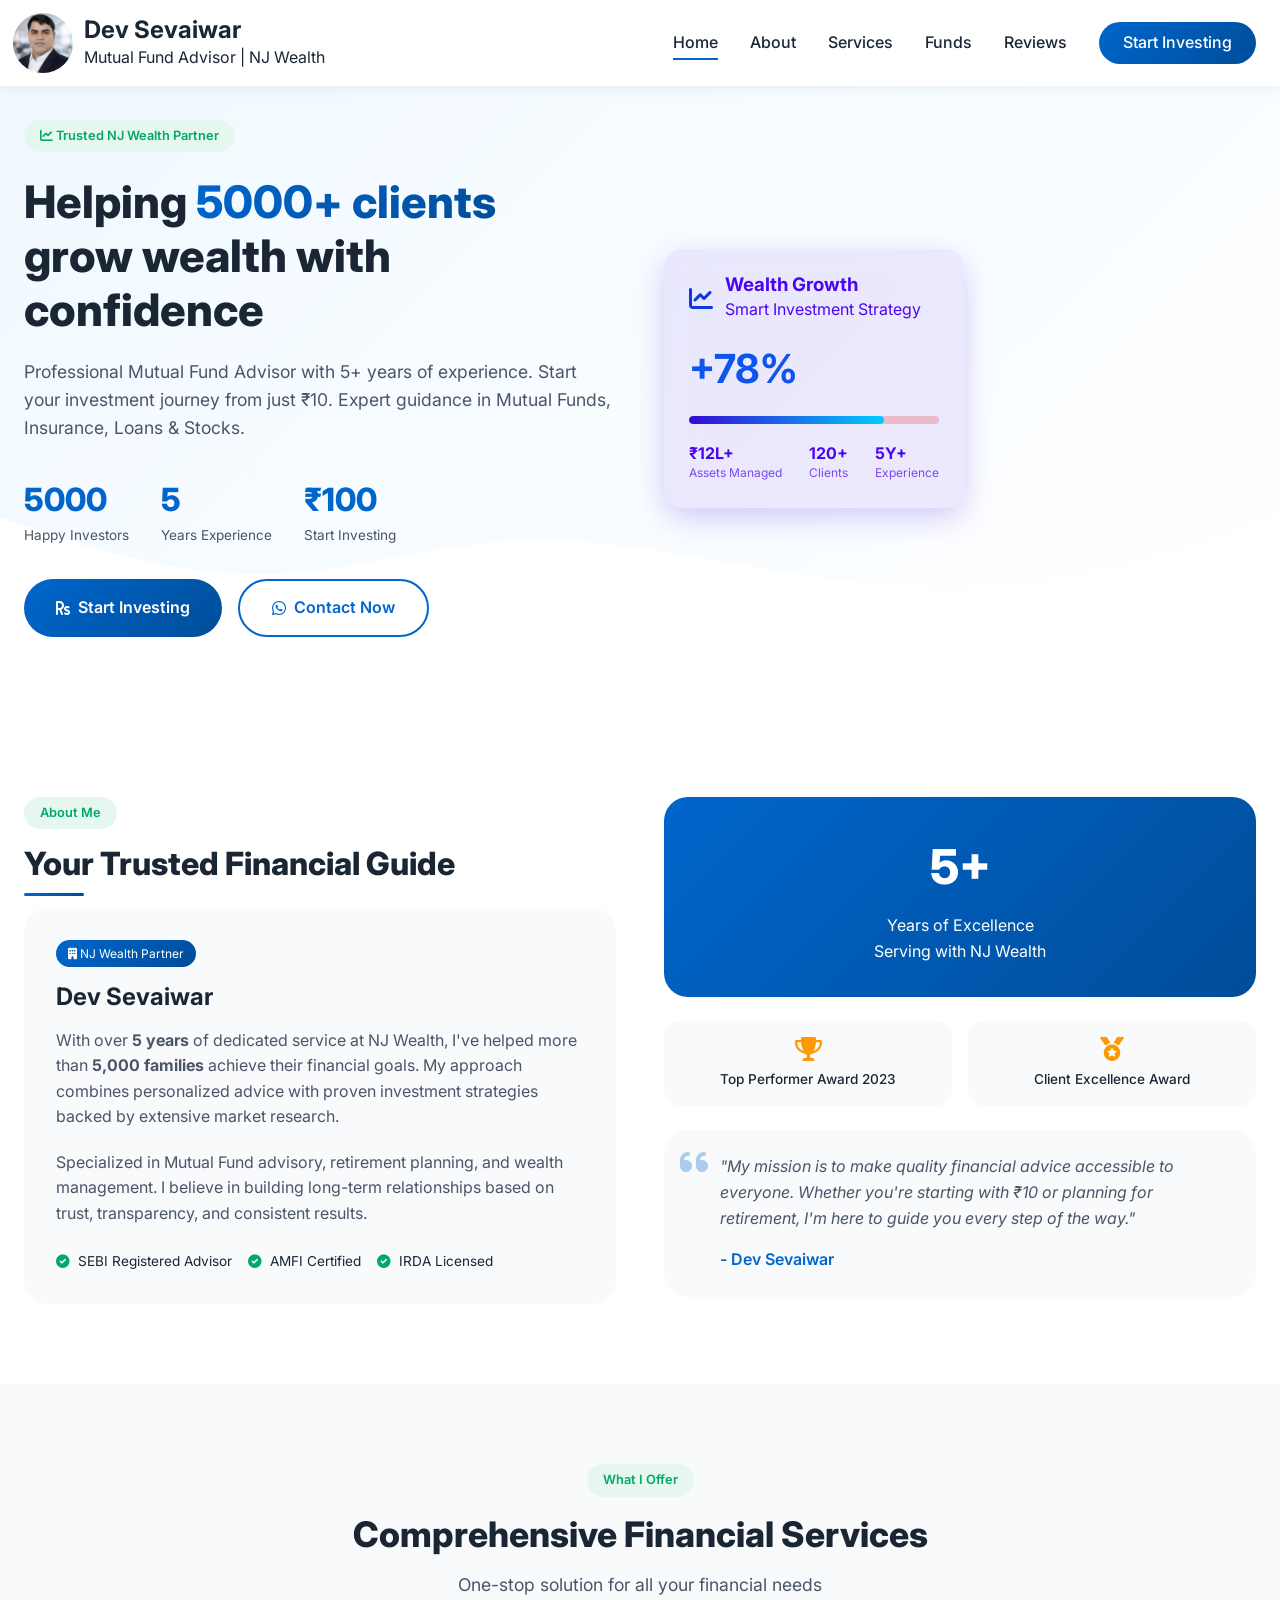
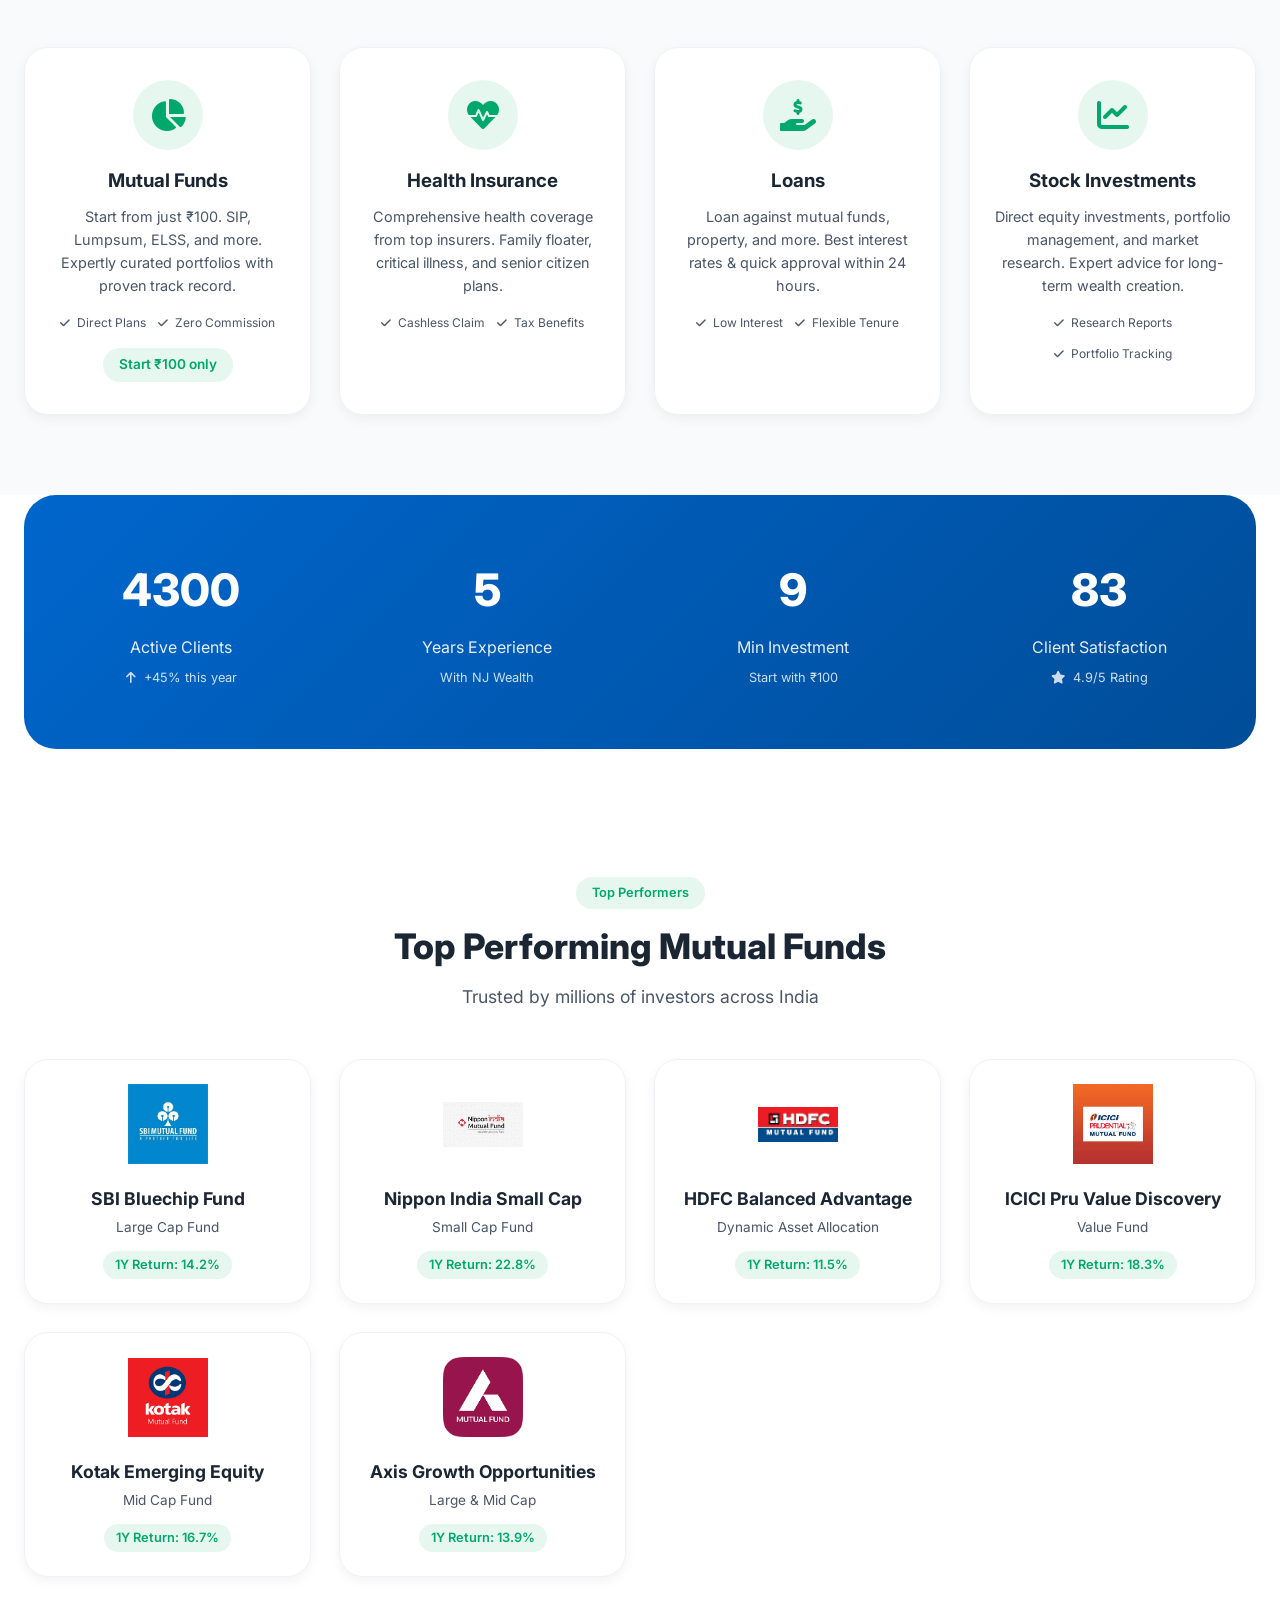
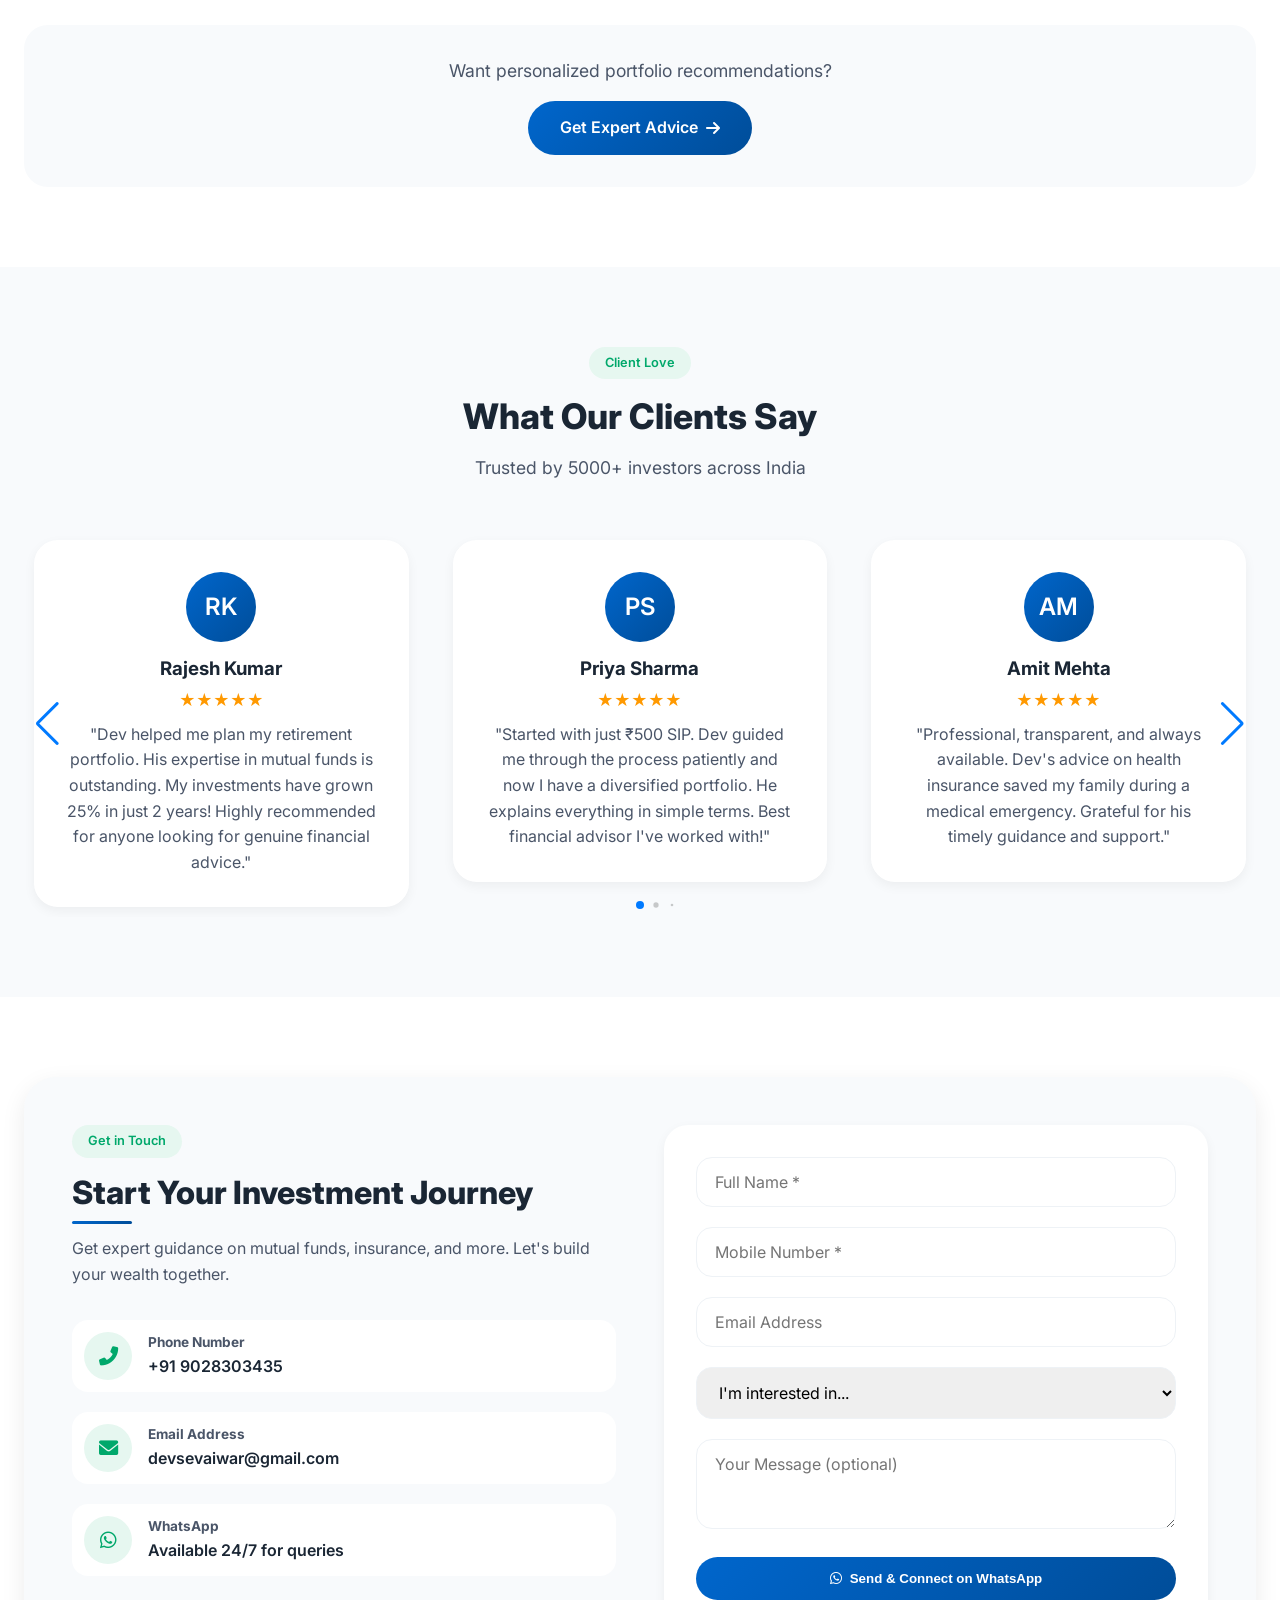
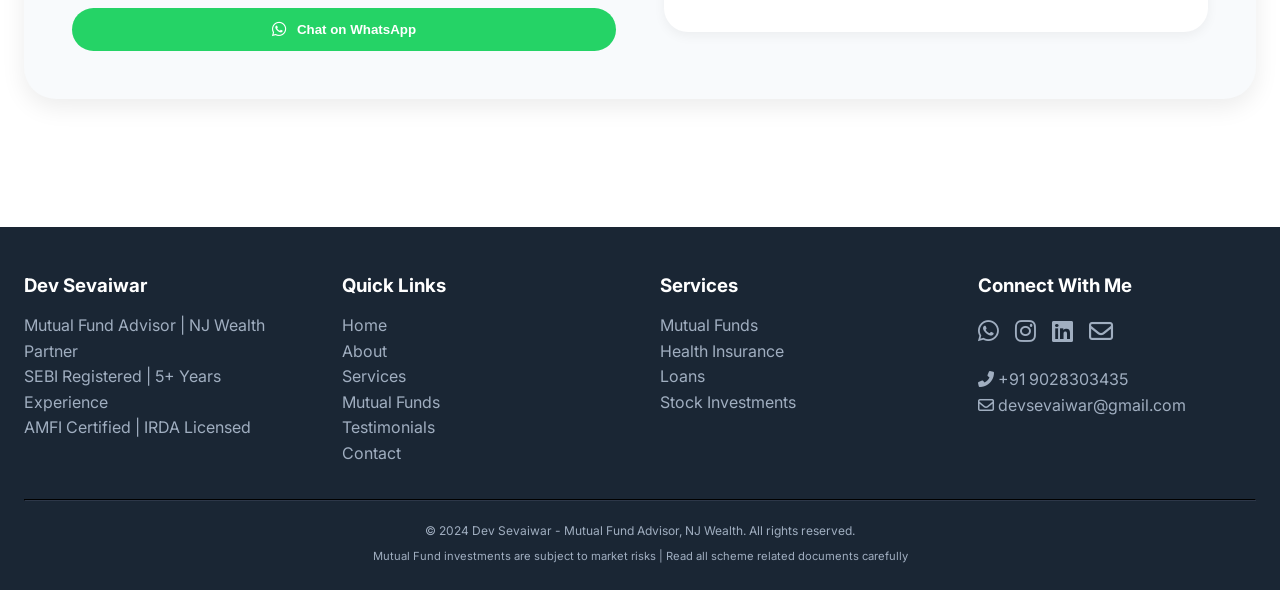
<file: index.html>
<!DOCTYPE html>
<html lang="en">
<head>
    <meta charset="UTF-8">
    <meta name="viewport" content="width=device-width, initial-scale=1.0, viewport-fit=cover">
    <meta name="description" content="Dev Sevaiwar - Professional Mutual Fund Advisor at NJ Wealth. 5000+ happy clients, 5+ years experience. Expert in Mutual Funds, Insurance, Loans & Stock Investments.">
    <meta name="keywords" content="Mutual Fund Advisor, NJ Wealth, Investment Advisor, Financial Planner, SIP, Health Insurance, Dev Sevaiwar">
    <meta name="author" content="Dev Sevaiwar">
    <meta name="robots" content="index, follow">
    <meta name="theme-color" content="#0066CC">
    
    <!-- Open Graph / Social Media Meta Tags -->
    <meta property="og:title" content="Dev Sevaiwar | Mutual Fund Advisor - NJ Wealth">
    <meta property="og:description" content="Helping 5000+ clients grow wealth with confidence. Start investing from just ₹100.">
    <meta property="og:type" content="website">
    <meta property="og:image" content="images\profile\dev-profile.jpg">
    
    <title>Dev Sevaiwar | Mutual Fund Advisor - NJ Wealth | 5000+ Happy Investors</title>
    
    <!-- Preconnect for Faster Loading -->
    <link rel="preconnect" href="https://fonts.googleapis.com">
    <link rel="preconnect" href="https://fonts.gstatic.com" crossorigin>
    <link rel="preconnect" href="https://cdnjs.cloudflare.com">
    
    <!-- CSS Files -->
    <link rel="stylesheet" href="assets/css/style.css">
    <link rel="stylesheet" href="assets/css/responsive.css">
    
    <!-- External Libraries -->
    <link href="https://fonts.googleapis.com/css2?family=Inter:opsz,wght@14..32,300;400;500;600;700;800&display=swap" rel="stylesheet">
    <link rel="stylesheet" href="https://cdnjs.cloudflare.com/ajax/libs/font-awesome/6.0.0-beta3/css/all.min.css">
    <link href="https://unpkg.com/aos@2.3.1/dist/aos.css" rel="stylesheet">
    <link rel="stylesheet" href="https://cdn.jsdelivr.net/npm/swiper@11/swiper-bundle.min.css" />
    
    <!-- Favicon -->
    <link rel="icon" type="image/x-icon" href="data:image/svg+xml,<svg xmlns='http://www.w3.org/2000/svg' viewBox='0 0 100 100'><text y='.9em' font-size='90'>💰</text></svg>">
</head>
<body>
    
    <!-- Header Component Loader -->
    <div id="header"></div>
    
    <main>
        <!-- Hero Section -->
        <section id="home" class="hero">
            <div class="hero-container">
                <div class="hero-content" data-aos="fade-right" data-aos-duration="1000">
                    <div class="hero-badge">
                        <i class="fas fa-chart-line"></i> Trusted NJ Wealth Partner
                    </div>
                    <h1 class="hero-title">
                        Helping <span class="gradient-text">5000+ clients</span><br>
                        grow wealth with confidence
                    </h1>
                    <p class="hero-description">
                        Professional Mutual Fund Advisor with 5+ years of experience. Start your investment journey from just ₹10. 
                        Expert guidance in Mutual Funds, Insurance, Loans & Stocks.
                    </p>
                    <div class="hero-stats">
                        <div class="stat-card" data-aos="fade-up" data-aos-delay="100">
                            <div class="stat-number counter" data-target="5000">0</div>
                            <div class="stat-label">Happy Investors</div>
                        </div>
                        <div class="stat-card" data-aos="fade-up" data-aos-delay="200">
                            <div class="stat-number counter" data-target="5">0</div>
                            <div class="stat-label">Years Experience</div>
                        </div>
                        <div class="stat-card" data-aos="fade-up" data-aos-delay="300">
                            <div class="stat-number">₹100</div>
                            <div class="stat-label">Start Investing</div>
                        </div>
                    </div>
                    <div class="hero-buttons" data-aos="fade-up" data-aos-delay="400">
                        <a href="#contact" class="btn-primary btn-glow">
                            <i class="fas fa-rupee-sign"></i> Start Investing
                        </a>
                        <a href="https://wa.me/919302163501?text=Hello%20Dev%2C%20I%20want%20to%20start%20investing" 
                           target="_blank" class="btn-outline">
                            <i class="fab fa-whatsapp"></i> Contact Now
                        </a>
                    </div>
                </div>
                <div class="hero-visual" data-aos="fade-left" data-aos-duration="1000">
    
        <div class="finance-card">
            
            <!-- Header -->
            <div class="card-header">
                <i class="fas fa-chart-line"></i>
                <div>
                    <h3>Wealth Growth</h3>
                    <p>Smart Investment Strategy</p>
                </div>
            </div>

                <!-- Big Number -->
                <div class="card-value">
                    +78%
                </div>

                <!-- Progress -->
                <div class="progress-section">
                    <div class="progress-bar">
                        <div class="progress-fill" style="width: 78%"></div>
                    </div>
                </div>

                    <!-- Stats -->
                    <div class="card-stats">
                        <div>
                            <h4>₹12L+</h4>
                            <p>Assets Managed</p>
                        </div>
                        <div>
                            <h4>120+</h4>
                            <p>Clients</p>
                        </div>
                        <div>
                            <h4>5Y+</h4>
                            <p>Experience</p>
                        </div>
                    </div>

                </div>
            </div>
        </div>
            <div class="hero-wave">
                <svg xmlns="http://www.w3.org/2000/svg" viewBox="0 0 1440 320">
                    <path fill="#ffffff" fill-opacity="1" d="M0,96L48,112C96,128,192,160,288,160C384,160,480,128,576,122.7C672,117,768,139,864,154.7C960,171,1056,181,1152,170.7C1248,160,1344,128,1392,112L1440,96L1440,320L1392,320C1344,320,1248,320,1152,320C1056,320,960,320,864,320C768,320,672,320,576,320C480,320,384,320,288,320C192,320,96,320,48,320L0,320Z"></path>
                </svg>
            </div>
        </section>

        <!-- About Section -->
        <section id="about" class="section about-section">
            <div class="section-container">
                <div class="about-grid">
                    <div class="about-content" data-aos="fade-right">
                        <div class="section-badge">About Me</div>
                        <h2 class="section-title-left">Your Trusted Financial Guide</h2>
                        <div class="about-card">
                            <div class="nj-badge">
                                <i class="fas fa-building"></i> NJ Wealth Partner
                            </div>
                            <h3>Dev Sevaiwar</h3>
                            <p class="about-text">
                                With over <strong>5 years</strong> of dedicated service at NJ Wealth, I've helped more than 
                                <strong>5,000 families</strong> achieve their financial goals. My approach combines personalized 
                                advice with proven investment strategies backed by extensive market research.
                            </p>
                            <p class="about-text">
                                Specialized in Mutual Fund advisory, retirement planning, and wealth management. I believe in 
                                building long-term relationships based on trust, transparency, and consistent results.
                            </p>
                            <div class="trust-badges">
                                <div class="trust-badge">
                                    <i class="fas fa-check-circle"></i>
                                    <span>SEBI Registered Advisor</span>
                                </div>
                                <div class="trust-badge">
                                    <i class="fas fa-check-circle"></i>
                                    <span>AMFI Certified</span>
                                </div>
                                <div class="trust-badge">
                                    <i class="fas fa-check-circle"></i>
                                    <span>IRDA Licensed</span>
                                </div>
                            </div>
                        </div>
                    </div>
                    <div class="about-stats" data-aos="fade-left">
                        <div class="experience-card">
                            <div class="exp-number">5+</div>
                            <div class="exp-label">Years of Excellence</div>
                            <div class="exp-detail">Serving with NJ Wealth</div>
                        </div>
                        <div class="achievement-grid">
                            <div class="achievement-item">
                                <i class="fas fa-trophy"></i>
                                <div class="achievement-text">Top Performer Award 2023</div>
                            </div>
                            <div class="achievement-item">
                                <i class="fas fa-medal"></i>
                                <div class="achievement-text">Client Excellence Award</div>
                            </div>
                        </div>
                        <div class="quote-card">
                            <i class="fas fa-quote-left"></i>
                            <p>"My mission is to make quality financial advice accessible to everyone. Whether you're starting with ₹10 or planning for retirement, I'm here to guide you every step of the way."</p>
                            <div class="quote-author">- Dev Sevaiwar</div>
                        </div>
                    </div>
                </div>
            </div>
        </section>

        <!-- Services Section -->
        <section id="services" class="section services-section">
            <div class="section-container">
                <div class="section-header" data-aos="fade-up">
                    <div class="section-badge">What I Offer</div>
                    <h2 class="section-title">Comprehensive Financial Services</h2>
                    <p class="section-subtitle">One-stop solution for all your financial needs</p>
                </div>
                <div class="services-grid">
                    <div class="service-card" data-aos="fade-up" data-aos-delay="100">
                        <div class="service-icon">
                            <i class="fas fa-chart-pie"></i>
                        </div>
                        <h3>Mutual Funds</h3>
                        <p>Start from just ₹100. SIP, Lumpsum, ELSS, and more. Expertly curated portfolios with proven track record.</p>
                        <div class="service-features">
                            <span><i class="fas fa-check"></i> Direct Plans</span>
                            <span><i class="fas fa-check"></i> Zero Commission</span>
                        </div>
                        <div class="price-tag">Start ₹100 only</div>
                    </div>
                    <div class="service-card" data-aos="fade-up" data-aos-delay="200">
                        <div class="service-icon">
                            <i class="fas fa-heartbeat"></i>
                        </div>
                        <h3>Health Insurance</h3>
                        <p>Comprehensive health coverage from top insurers. Family floater, critical illness, and senior citizen plans.</p>
                        <div class="service-features">
                            <span><i class="fas fa-check"></i> Cashless Claim</span>
                            <span><i class="fas fa-check"></i> Tax Benefits</span>
                        </div>
                    </div>
                    <div class="service-card" data-aos="fade-up" data-aos-delay="300">
                        <div class="service-icon">
                            <i class="fas fa-hand-holding-usd"></i>
                        </div>
                        <h3>Loans</h3>
                        <p>Loan against mutual funds, property, and more. Best interest rates & quick approval within 24 hours.</p>
                        <div class="service-features">
                            <span><i class="fas fa-check"></i> Low Interest</span>
                            <span><i class="fas fa-check"></i> Flexible Tenure</span>
                        </div>
                    </div>
                    <div class="service-card" data-aos="fade-up" data-aos-delay="400">
                        <div class="service-icon">
                            <i class="fas fa-chart-line"></i>
                        </div>
                        <h3>Stock Investments</h3>
                        <p>Direct equity investments, portfolio management, and market research. Expert advice for long-term wealth creation.</p>
                        <div class="service-features">
                            <span><i class="fas fa-check"></i> Research Reports</span>
                            <span><i class="fas fa-check"></i> Portfolio Tracking</span>
                        </div>
                    </div>
                </div>
            </div>
        </section>

        <!-- Stats Section -->
        <div class="stats-section" data-aos="zoom-in">
            <div class="stats-container">
                <div class="stats-grid">
                    <div class="stats-item">
                        <div class="stats-number counter" data-target="5000">0</div>
                        <div class="stats-label">Active Clients</div>
                        <div class="stats-trend"><i class="fas fa-arrow-up"></i> +45% this year</div>
                    </div>
                    <div class="stats-item">
                        <div class="stats-number counter" data-target="5">0</div>
                        <div class="stats-label">Years Experience</div>
                        <div class="stats-trend">With NJ Wealth</div>
                    </div>
                    <div class="stats-item">
                        <div class="stats-number counter" data-target="10">0</div>
                        <div class="stats-label">Min Investment</div>
                        <div class="stats-trend">Start with ₹100</div>
                    </div>
                    <div class="stats-item">
                        <div class="stats-number counter" data-target="98">0</div>
                        <div class="stats-label">Client Satisfaction</div>
                        <div class="stats-trend"><i class="fas fa-star"></i> 4.9/5 Rating</div>
                    </div>
                </div>
            </div>
        </div>

        <!-- Mutual Funds Section -->
        <section id="funds" class="section funds-section">
            <div class="section-container">
                <div class="section-header" data-aos="fade-up">
                    <div class="section-badge">Top Performers</div>
                    <h2 class="section-title">Top Performing Mutual Funds</h2>
                    <p class="section-subtitle">Trusted by millions of investors across India</p>
                </div>
                <div class="funds-grid" id="fundsGrid"></div>
                <div class="funds-cta" data-aos="fade-up">
                    <p>Want personalized portfolio recommendations?</p>
                    <a href="#contact" class="btn-primary">Get Expert Advice <i class="fas fa-arrow-right"></i></a>
                </div>
            </div>
        </section>

        <!-- Testimonials Section -->
        <section id="testimonials" class="section testimonials-section">
            <div class="section-container">
                <div class="section-header" data-aos="fade-up">
                    <div class="section-badge">Client Love</div>
                    <h2 class="section-title">What Our Clients Say</h2>
                    <p class="section-subtitle">Trusted by 5000+ investors across India</p>
                </div>
                <div class="swiper testimonials-swiper" data-aos="fade-up">
                    <div class="swiper-wrapper" id="testimonialsWrapper"></div>
                    <div class="swiper-pagination"></div>
                    <div class="swiper-button-next"></div>
                    <div class="swiper-button-prev"></div>
                </div>
            </div>
        </section>

        <!-- Contact Section -->
        <section id="contact" class="section contact-section">
            <div class="section-container">
                <div class="contact-grid" data-aos="fade-up">
                    <div class="contact-info">
                        <div class="section-badge">Get in Touch</div>
                        <h2 class="section-title-left">Start Your Investment Journey</h2>
                        <p>Get expert guidance on mutual funds, insurance, and more. Let's build your wealth together.</p>
                        <div class="contact-details">
                            <div class="contact-item">
                                <div class="contact-icon"><i class="fas fa-phone-alt"></i></div>
                                <div class="contact-text">
                                    <strong>Phone Number</strong>
                                    <span>+91 9028303435</span>
                                </div>
                            </div>
                            <div class="contact-item">
                                <div class="contact-icon"><i class="fas fa-envelope"></i></div>
                                <div class="contact-text">
                                    <strong>Email Address</strong>
                                    <span>devsevaiwar@gmail.com</span>
                                </div>
                            </div>
                            <div class="contact-item">
                                <div class="contact-icon"><i class="fab fa-whatsapp"></i></div>
                                <div class="contact-text">
                                    <strong>WhatsApp</strong>
                                    <span>Available 24/7 for queries</span>
                                </div>
                            </div>
                        </div>
                        <button id="whatsappContactBtn" class="whatsapp-btn pulse-animation">
                            <i class="fab fa-whatsapp fa-lg"></i> Chat on WhatsApp
                        </button>
                    </div>
                    <div class="contact-form-wrapper">
                        <form id="contactForm" class="contact-form">
                            <div class="form-group">
                                <input type="text" id="contactName" placeholder="Full Name *" required>
                                <div class="error-message" id="nameError"></div>
                            </div>
                            <div class="form-group">
                                <input type="tel" id="contactPhone" placeholder="Mobile Number *" required>
                                <div class="error-message" id="phoneError"></div>
                            </div>
                            <div class="form-group">
                                <input type="email" id="contactEmail" placeholder="Email Address">
                                <div class="error-message" id="emailError"></div>
                            </div>
                            <div class="form-group">
                                <select id="contactInterest">
                                    <option value="">I'm interested in...</option>
                                    <option value="Mutual Funds">Mutual Funds / SIP</option>
                                    <option value="Health Insurance">Health Insurance</option>
                                    <option value="Loan Against Investment">Loan Against Investment</option>
                                    <option value="Term Insurance">Term Insurance</option>
                                    <option value="Stock Investment">Stock Investment</option>
                                </select>
                            </div>
                            <div class="form-group">
                                <textarea id="contactMsg" rows="3" placeholder="Your Message (optional)"></textarea>
                            </div>
                            <button type="button" id="submitContactBtn" class="btn-primary submit-btn">
                                <i class="fab fa-whatsapp"></i> Send & Connect on WhatsApp
                            </button>
                        </form>
                    </div>
                </div>
            </div>
        </section>
    </main>

    <!-- Footer Component Loader -->
    <div id="footer"></div>

    <!-- JavaScript Files -->
    <script src="https://unpkg.com/aos@2.3.1/dist/aos.js"></script>
    <script src="https://cdn.jsdelivr.net/npm/swiper@11/swiper-bundle.min.js"></script>
    <script src="assets/js/main.js"></script>
    <script src="assets/js/contact.js"></script>
</body>
</html>
</file>
<file: assets/css/style.css>
/* ============================================
   Global Variables & Reset
   ============================================ */
:root {
    /* Primary Colors */
    --primary-blue: #0066CC;
    --primary-dark: #004d99;
    --primary-light: #3399ff;
    --primary-gradient: linear-gradient(135deg, #0066CC, #004d99);
    
    /* Secondary Colors */
    --secondary-green: #00A86B;
    --secondary-light-green: #e6f7f0;
    --accent-orange: #FF9900;
    
    /* Neutral Colors */
    --dark: #1a2634;
    --dark-gray: #2d3e50;
    --gray: #4a5568;
    --light-gray: #f8fafc;
    --white: #ffffff;
    --border-light: #eef2f6;
    
    /* Shadows */
    --shadow-sm: 0 4px 12px rgba(0, 0, 0, 0.05);
    --shadow-md: 0 8px 24px rgba(0, 0, 0, 0.08);
    --shadow-lg: 0 16px 32px rgba(0, 0, 0, 0.12);
    --shadow-xl: 0 24px 48px rgba(0, 0, 0, 0.15);
    --shadow-glow: 0 0 20px rgba(0, 102, 204, 0.3);
    
    /* Transitions */
    --transition-fast: 0.2s ease;
    --transition: 0.3s ease;
    --transition-slow: 0.5s ease;
    
    /* Border Radius */
    --radius-sm: 12px;
    --radius-md: 16px;
    --radius-lg: 24px;
    --radius-xl: 32px;
    --radius-full: 9999px;
}

* {
    margin: 0;
    padding: 0;
    box-sizing: border-box;
}

html {
    scroll-behavior: smooth;
    scroll-padding-top: 80px;
}

body {
    font-family: 'Inter', -apple-system, BlinkMacSystemFont, sans-serif;
    color: var(--dark);
    background: var(--white);
    overflow-x: hidden;
    line-height: 1.6;
}

/* ============================================
   Typography
   ============================================ */
h1, h2, h3, h4, h5, h6 {
    font-weight: 700;
    line-height: 1.2;
}

.gradient-text {
    background: var(--primary-gradient);
    -webkit-background-clip: text;
    background-clip: text;
    color: transparent;
}

/* ============================================
   Scrollbar Styling
   ============================================ */
::-webkit-scrollbar {
    width: 10px;
}

::-webkit-scrollbar-track {
    background: var(--light-gray);
}

::-webkit-scrollbar-thumb {
    background: var(--primary-blue);
    border-radius: var(--radius-full);
}

::-webkit-scrollbar-thumb:hover {
    background: var(--primary-dark);
}

/* ============================================
   Navigation
   ============================================ */
.navbar {
    background: rgba(255, 255, 255, 0.98);
    backdrop-filter: blur(10px);
    position: fixed;
    top: 0;
    width: 100%;
    z-index: 1000;
    box-shadow: var(--shadow-sm);
    transition: var(--transition);
}

.navbar.scrolled {
    box-shadow: var(--shadow-md);
    background: rgba(255, 255, 255, 0.98);
}

.nav-container {
    max-width: 1280px;
    margin: 0 auto;
    padding: 16px 24px;
    display: flex;
    justify-content: space-between;
    align-items: center;
    flex-wrap: wrap;
    gap: 16px;
}

.logo {
    display: flex;
    align-items: center;
    gap: 12px;
    cursor: pointer;
}

.logo-circle {
    width: 48px;
    height: 48px;
    background: var(--primary-gradient);
    border-radius: 50%;
    display: flex;
    align-items: center;
    justify-content: center;
    color: white;
    font-weight: 800;
    font-size: 1.2rem;
    transition: var(--transition);
}

.logo:hover .logo-circle {
    transform: scale(1.05);
    box-shadow: var(--shadow-glow);
}

.logo-text h1 {
    font-size: 1.3rem;
    font-weight: 800;
    color: var(--dark);
}

.logo-text p {
    font-size: 0.7rem;
    color: var(--primary-blue);
    font-weight: 600;
}

.nav-links {
    display: flex;
    gap: 32px;
    align-items: center;
    flex-wrap: wrap;
}

.nav-links a {
    text-decoration: none;
    color: var(--dark);
    font-weight: 500;
    transition: var(--transition);
    position: relative;
}

.nav-links a::after {
    content: '';
    position: absolute;
    bottom: -4px;
    left: 0;
    width: 0;
    height: 2px;
    background: var(--primary-blue);
    transition: var(--transition);
}

.nav-links a:hover::after,
.nav-links a.active::after {
    width: 100%;
}

.nav-links a:hover {
    color: var(--primary-blue);
}

.nav-cta {
    background: var(--primary-gradient);
    color: white !important;
    padding: 8px 24px;
    border-radius: var(--radius-full);
}

.nav-cta::after {
    display: none;
}

.nav-cta:hover {
    transform: translateY(-2px);
    box-shadow: var(--shadow-glow);
}

/* ============================================
   Hero Section
   ============================================ */
.hero {
    background: linear-gradient(135deg, #f0f9ff 0%, #ffffff 100%);
    padding: 120px 24px 80px;
    position: relative;
    overflow: hidden;
}

.hero-container {
    max-width: 1280px;
    margin: 0 auto;
    display: grid;
    grid-template-columns: 1fr 1fr;
    gap: 48px;
    align-items: center;
    position: relative;
    z-index: 2;
}

.hero-badge {
    display: inline-block;
    background: var(--secondary-light-green);
    color: var(--secondary-green);
    padding: 6px 16px;
    border-radius: var(--radius-full);
    font-size: 0.8rem;
    font-weight: 600;
    margin-bottom: 24px;
}

.hero-title {
    font-size: 3.2rem;
    font-weight: 800;
    line-height: 1.2;
    margin-bottom: 20px;
}

.hero-description {
    font-size: 1.1rem;
    color: var(--gray);
    margin-bottom: 32px;
    line-height: 1.6;
}

.hero-stats {
    display: flex;
    gap: 32px;
    margin-bottom: 32px;
    flex-wrap: wrap;
}

.stat-card {
    text-align: left;
}

.stat-number {
    font-size: 2rem;
    font-weight: 800;
    color: var(--primary-blue);
}

.stat-label {
    font-size: 0.85rem;
    color: var(--gray);
}

.hero-buttons {
    display: flex;
    gap: 16px;
    flex-wrap: wrap;
}

.btn-primary {
    background: var(--primary-gradient);
    color: white;
    padding: 14px 32px;
    border-radius: var(--radius-full);
    text-decoration: none;
    font-weight: 600;
    transition: var(--transition);
    display: inline-flex;
    align-items: center;
    gap: 8px;
    border: none;
    cursor: pointer;
}

.btn-primary:hover {
    transform: translateY(-2px);
    box-shadow: var(--shadow-glow);
}

.btn-outline {
    border: 2px solid var(--primary-blue);
    color: var(--primary-blue);
    padding: 14px 32px;
    border-radius: var(--radius-full);
    text-decoration: none;
    font-weight: 600;
    transition: var(--transition);
    background: transparent;
    display: inline-flex;
    align-items: center;
    gap: 8px;
}

.btn-outline:hover {
    background: var(--primary-blue);
    color: white;
    transform: translateY(-2px);
}

.btn-glow {
    animation: glow 2s ease-in-out infinite;
}

@keyframes glow {
    0%, 100% {
        box-shadow: 0 0 0 0 rgba(0, 102, 204, 0.4);
    }
    50% {
        box-shadow: 0 0 0 10px rgba(0, 102, 204, 0);
    }
}

.hero-visual {
    position: relative;
}

.floating-card {
    background: var(--white);
    border-radius: var(--radius-xl);
    padding: 32px;
    text-align: center;
    box-shadow: var(--shadow-xl);
    animation: float 3s ease-in-out infinite;
}

@keyframes float {
    0%, 100% {
        transform: translateY(0);
    }
    50% {
        transform: translateY(-10px);
    }
}

.floating-icon {
    width: 80px;
    height: 80px;
    background: var(--primary-gradient);
    border-radius: 50%;
    display: flex;
    align-items: center;
    justify-content: center;
    margin: 0 auto 20px;
}

.floating-icon i {
    font-size: 2.5rem;
    color: white;
}

.growth-indicator {
    margin-top: 20px;
    text-align: left;
}

.growth-indicator span {
    font-size: 0.85rem;
    color: var(--gray);
    display: block;
    margin-bottom: 8px;
}

.progress-bar {
    height: 8px;
    background: var(--border-light);
    border-radius: var(--radius-full);
    overflow: hidden;
}

.progress-fill {
    height: 100%;
    background: var(--primary-gradient);
    border-radius: var(--radius-full);
    animation: fillProgress 1.5s ease-out;
}

@keyframes fillProgress {
    from {
        width: 0;
    }
}

.growth-value {
    margin-top: 8px;
    font-weight: 600;
    color: var(--secondary-green);
}

.hero-wave {
    position: absolute;
    bottom: 0;
    left: 0;
    width: 100%;
    line-height: 0;
}

/* ============================================
   Section Common Styles
   ============================================ */
.section {
    padding: 80px 24px;
    position: relative;
}

.section-container {
    max-width: 1280px;
    margin: 0 auto;
}

.section-header {
    text-align: center;
    margin-bottom: 48px;
}

.section-badge {
    display: inline-block;
    background: var(--secondary-light-green);
    color: var(--secondary-green);
    padding: 6px 16px;
    border-radius: var(--radius-full);
    font-size: 0.8rem;
    font-weight: 600;
    margin-bottom: 16px;
}

.section-title {
    font-size: 2.5rem;
    font-weight: 800;
    margin-bottom: 16px;
}

.section-title-left {
    font-size: 2rem;
    font-weight: 800;
    margin-bottom: 24px;
    position: relative;
}

.section-title-left::after {
    content: '';
    position: absolute;
    bottom: -12px;
    left: 0;
    width: 60px;
    height: 3px;
    background: var(--primary-gradient);
    border-radius: var(--radius-full);
}

.section-subtitle {
    color: var(--gray);
    font-size: 1.1rem;
    max-width: 600px;
    margin: 0 auto;
}

/* ============================================
   About Section
   ============================================ */
.about-section {
    background: var(--white);
}

.about-grid {
    display: grid;
    grid-template-columns: 1fr 1fr;
    gap: 48px;
    align-items: start;
}

.about-card {
    background: var(--light-gray);
    border-radius: var(--radius-lg);
    padding: 32px;
    transition: var(--transition);
}

.about-card:hover {
    transform: translateY(-4px);
    box-shadow: var(--shadow-md);
}

.nj-badge {
    background: var(--primary-gradient);
    color: white;
    padding: 4px 12px;
    border-radius: var(--radius-full);
    font-size: 0.75rem;
    display: inline-block;
    margin-bottom: 16px;
}

.about-card h3 {
    font-size: 1.5rem;
    margin-bottom: 16px;
}

.about-text {
    color: var(--gray);
    margin-bottom: 20px;
    line-height: 1.6;
}

.trust-badges {
    display: flex;
    flex-wrap: wrap;
    gap: 16px;
    margin-top: 24px;
}

.trust-badge {
    display: flex;
    align-items: center;
    gap: 8px;
    font-size: 0.85rem;
}

.trust-badge i {
    color: var(--secondary-green);
}

.experience-card {
    background: var(--primary-gradient);
    color: white;
    border-radius: var(--radius-lg);
    padding: 32px;
    text-align: center;
    margin-bottom: 24px;
}

.exp-number {
    font-size: 3rem;
    font-weight: 800;
}

.exp-label {
    font-size: 1rem;
    margin-top: 8px;
}

.achievement-grid {
    display: grid;
    grid-template-columns: 1fr 1fr;
    gap: 16px;
    margin-bottom: 24px;
}

.achievement-item {
    background: var(--light-gray);
    border-radius: var(--radius-md);
    padding: 16px;
    text-align: center;
    transition: var(--transition);
}

.achievement-item:hover {
    transform: translateY(-4px);
    box-shadow: var(--shadow-sm);
}

.achievement-item i {
    font-size: 1.5rem;
    color: var(--accent-orange);
    margin-bottom: 8px;
}

.achievement-text {
    font-size: 0.85rem;
    font-weight: 500;
}

.quote-card {
    background: var(--light-gray);
    border-radius: var(--radius-lg);
    padding: 24px;
    position: relative;
}

.quote-card i {
    font-size: 2rem;
    color: var(--primary-blue);
    opacity: 0.3;
    position: absolute;
    top: 16px;
    left: 16px;
}

.quote-card p {
    font-style: italic;
    color: var(--gray);
    margin-bottom: 16px;
    padding-left: 32px;
}

.quote-author {
    font-weight: 600;
    color: var(--primary-blue);
    padding-left: 32px;
}

/* ============================================
   Services Section
   ============================================ */
.services-section {
    background: var(--light-gray);
}

.services-grid {
    display: grid;
    grid-template-columns: repeat(auto-fit, minmax(280px, 1fr));
    gap: 28px;
}

.service-card {
    background: var(--white);
    border-radius: var(--radius-lg);
    padding: 32px 24px;
    text-align: center;
    transition: var(--transition);
    box-shadow: var(--shadow-sm);
    border: 1px solid var(--border-light);
}

.service-card:hover {
    transform: translateY(-8px);
    box-shadow: var(--shadow-lg);
    border-color: var(--primary-blue);
}

.service-icon {
    width: 70px;
    height: 70px;
    background: var(--secondary-light-green);
    border-radius: 50%;
    display: flex;
    align-items: center;
    justify-content: center;
    margin: 0 auto 20px;
    transition: var(--transition);
}

.service-card:hover .service-icon {
    background: var(--primary-gradient);
}

.service-card:hover .service-icon i {
    color: white;
}

.service-icon i {
    font-size: 2rem;
    color: var(--secondary-green);
    transition: var(--transition);
}

.service-card h3 {
    margin-bottom: 12px;
}

.service-card p {
    color: var(--gray);
    margin-bottom: 16px;
    font-size: 0.9rem;
}

.service-features {
    display: flex;
    justify-content: center;
    gap: 12px;
    margin-bottom: 16px;
    flex-wrap: wrap;
}

.service-features span {
    font-size: 0.75rem;
    color: var(--gray);
}

.service-features i {
    font-size: 0.7rem;
    margin-right: 4px;
}

.price-tag {
    display: inline-block;
    background: var(--secondary-light-green);
    color: var(--secondary-green);
    padding: 6px 16px;
    border-radius: var(--radius-full);
    font-weight: 600;
    font-size: 0.85rem;
}

/* ============================================
   Stats Section
   ============================================ */
.stats-section {
    background: var(--primary-gradient);
    padding: 60px 24px;
    margin: 0 24px 48px;
    border-radius: var(--radius-xl);
}

.stats-container {
    max-width: 1280px;
    margin: 0 auto;
}

.stats-grid {
    display: grid;
    grid-template-columns: repeat(auto-fit, minmax(200px, 1fr));
    gap: 40px;
    text-align: center;
}

.stats-item {
    color: white;
}

.stats-number {
    font-size: 2.8rem;
    font-weight: 800;
}

.stats-label {
    font-size: 1rem;
    margin-top: 8px;
    opacity: 0.9;
}

.stats-trend {
    font-size: 0.8rem;
    margin-top: 8px;
    opacity: 0.8;
}

.stats-trend i {
    margin-right: 4px;
}

/* ============================================
   Funds Section
   ============================================ */
.funds-section {
    background: var(--white);
}

.funds-grid {
    display: grid;
    grid-template-columns: repeat(auto-fit, minmax(280px, 1fr));
    gap: 28px;
    margin-bottom: 48px;
}

.fund-card {
    background: var(--white);
    border-radius: var(--radius-lg);
    padding: 24px;
    text-align: center;
    transition: var(--transition);
    box-shadow: var(--shadow-sm);
    border: 1px solid var(--border-light);
    cursor: pointer;
    position: relative;
    overflow: hidden;
}

.fund-card::before {
    content: '';
    position: absolute;
    top: 0;
    left: 0;
    width: 100%;
    height: 4px;
    background: var(--primary-gradient);
    transform: scaleX(0);
    transition: var(--transition);
}

.fund-card:hover::before {
    transform: scaleX(1);
}

.fund-card:hover {
    transform: translateY(-5px);
    box-shadow: var(--shadow-lg);
}

.fund-logo {
    width: 80px;
    height: 80px;
    object-fit: contain;
    margin: 0 auto 16px;
    transition: var(--transition);
}

.fund-card:hover .fund-logo {
    transform: scale(1.05);
}

.fund-card h3 {
    font-size: 1.1rem;
    margin-bottom: 8px;
}

.fund-card p {
    color: var(--gray);
    font-size: 0.85rem;
    margin-bottom: 12px;
}

.fund-return {
    display: inline-block;
    background: var(--secondary-light-green);
    color: var(--secondary-green);
    padding: 4px 12px;
    border-radius: var(--radius-full);
    font-weight: 600;
    font-size: 0.8rem;
}

.funds-cta {
    text-align: center;
    padding: 32px;
    background: var(--light-gray);
    border-radius: var(--radius-lg);
}

.funds-cta p {
    margin-bottom: 16px;
    font-size: 1.1rem;
    color: var(--gray);
}

/* ============================================
   Testimonials Section
   ============================================ */
.testimonials-section {
    background: var(--light-gray);
}

.testimonials-swiper {
    padding: 20px 0 60px;
}

.testimonial-card {
    background: var(--white);
    border-radius: var(--radius-lg);
    padding: 32px;
    box-shadow: var(--shadow-sm);
    text-align: center;
    margin: 10px;
    transition: var(--transition);
}

.testimonial-card:hover {
    transform: translateY(-5px);
    box-shadow: var(--shadow-md);
}

.testimonial-avatar {
    width: 70px;
    height: 70px;
    background: var(--primary-gradient);
    border-radius: 50%;
    display: flex;
    align-items: center;
    justify-content: center;
    margin: 0 auto 16px;
    color: white;
    font-size: 1.5rem;
    font-weight: 600;
}

.testimonial-card h3 {
    margin-bottom: 8px;
}

.testimonial-card p {
    color: var(--gray);
    line-height: 1.6;
}

.swiper-button-next,
.swiper-button-prev {
    color: var(--primary-blue);
}

.swiper-pagination-bullet-active {
    background: var(--primary-blue);
}

/* ============================================
   Contact Section
   ============================================ */
.contact-section {
    background: var(--white);
}

.contact-grid {
    display: grid;
    grid-template-columns: 1fr 1fr;
    gap: 48px;
    background: var(--light-gray);
    border-radius: var(--radius-xl);
    padding: 48px;
    box-shadow: var(--shadow-md);
}

.contact-info p {
    color: var(--gray);
    margin-bottom: 32px;
}

.contact-details {
    margin-bottom: 32px;
}

.contact-item {
    display: flex;
    align-items: center;
    gap: 16px;
    margin-bottom: 20px;
    padding: 12px;
    background: var(--white);
    border-radius: var(--radius-md);
    transition: var(--transition);
}

.contact-item:hover {
    transform: translateX(5px);
    box-shadow: var(--shadow-sm);
}

.contact-icon {
    width: 48px;
    height: 48px;
    background: var(--secondary-light-green);
    border-radius: 50%;
    display: flex;
    align-items: center;
    justify-content: center;
}

.contact-icon i {
    font-size: 1.2rem;
    color: var(--secondary-green);
}

.contact-text {
    display: flex;
    flex-direction: column;
}

.contact-text strong {
    font-size: 0.85rem;
    color: var(--gray);
}

.contact-text span {
    font-size: 1rem;
    font-weight: 600;
    color: var(--dark);
}

.whatsapp-btn {
    background: #25D366;
    color: white;
    border: none;
    padding: 14px 28px;
    border-radius: var(--radius-full);
    font-weight: 700;
    display: inline-flex;
    align-items: center;
    gap: 10px;
    cursor: pointer;
    transition: var(--transition);
    width: 100%;
    justify-content: center;
}

.whatsapp-btn:hover {
    background: #1da851;
    transform: scale(0.98);
}

.pulse-animation {
    animation: pulse 2s infinite;
}

@keyframes pulse {
    0%, 100% {
        box-shadow: 0 0 0 0 rgba(37, 211, 102, 0.4);
    }
    50% {
        box-shadow: 0 0 0 10px rgba(37, 211, 102, 0);
    }
}

.contact-form {
    background: var(--white);
    padding: 32px;
    border-radius: var(--radius-lg);
    box-shadow: var(--shadow-sm);
}

.form-group {
    margin-bottom: 20px;
}

.form-group input,
.form-group select,
.form-group textarea {
    width: 100%;
    padding: 14px 18px;
    border: 1.5px solid var(--border-light);
    border-radius: var(--radius-md);
    font-family: inherit;
    font-size: 1rem;
    transition: var(--transition);
}

.form-group input:focus,
.form-group select:focus,
.form-group textarea:focus {
    outline: none;
    border-color: var(--primary-blue);
    box-shadow: 0 0 0 3px rgba(0, 102, 204, 0.1);
}

.error-message {
    color: #dc3545;
    font-size: 0.75rem;
    margin-top: 5px;
    display: none;
}

.submit-btn {
    width: 100%;
    justify-content: center;
}

/* ============================================
   Footer
   ============================================ */
.footer {
    background: var(--dark);
    color: #a0aec0;
    padding: 48px 24px 24px;
    margin-top: 48px;
}

.footer-content {
    max-width: 1280px;
    margin: 0 auto;
    display: grid;
    grid-template-columns: repeat(auto-fit, minmax(250px, 1fr));
    gap: 40px;
}

.footer a {
    color: #a0aec0;
    text-decoration: none;
    transition: var(--transition);
}

.footer a:hover {
    color: var(--primary-blue);
}

.social-links {
    display: flex;
    gap: 16px;
    margin-top: 16px;
}

.social-links a {
    font-size: 1.5rem;
}

.profile-img {
    width: 80px;
    height: 60px;
    border-radius: 60%;   /* makes it circular */
    object-fit: cover;
    margin-right: 10px;
}

.finance-card {
    width: 300px;
    padding: 25px;
    border-radius: 20px;
    background: rgba(77, 8, 225, 0.08);
    backdrop-filter: blur(15px);
    box-shadow: 0 10px 30px rgba(44, 6, 213, 0.2);
    color: rgb(75, 5, 240);
    transition: 0.3s;
}

.finance-card:hover {
    transform: translateY(-8px);
}

/* Header */
.card-header {
    display: flex;
    align-items: center;
    gap: 12px;
}

.card-header i {
    font-size: 24px;
    color: #0c3ae0;
}

/* Big Value */
.card-value {
    font-size: 40px;
    font-weight: bold;
    margin: 15px 0;
    color: #0e55ec;
}

/* Progress */
.progress-bar {
    width: 100%;
    height: 8px;
    background: rgba(229, 8, 8, 0.2);
    border-radius: 10px;
    overflow: hidden;
}

.progress-fill {
    height: 100%;
    background: linear-gradient(90deg, #320bd1, #00ccff);
    border-radius: 10px;
}

/* Stats */
.card-stats {
    display: flex;
    justify-content: space-between;
    margin-top: 20px;
}

.card-stats h4 {
    margin: 0;
    font-size: 16px;
}

.card-stats p {
    margin: 0;
    font-size: 12px;
    opacity: 0.7;
}
</file>
<file: assets/css/responsive.css>
/* ============================================
   Responsive Design - Complete
   ============================================ */

/* Large Desktop */
@media (max-width: 1280px) {
    .hero-title {
        font-size: 2.8rem;
    }
    
    .section-title {
        font-size: 2.2rem;
    }
}

/* Desktop */
@media (max-width: 1024px) {
    .hero-container,
    .about-grid,
    .contact-grid {
        grid-template-columns: 1fr;
        gap: 48px;
    }
    
    .hero {
        padding: 100px 24px 60px;
    }
    
    .hero-title {
        font-size: 2.5rem;
    }
    
    .section-title {
        font-size: 2rem;
    }
    
    .stats-section {
        margin: 0 16px 40px;
    }
    
    .stats-grid {
        gap: 32px;
    }
    
    .stats-number {
        font-size: 2.2rem;
    }
}

/* Tablet */
@media (max-width: 768px) {
    /* Navigation */
    .navbar {
        padding: 12px 0;
    }
    
    .nav-container {
        flex-direction: column;
        padding: 12px 20px;
    }
    
    .nav-links {
        justify-content: center;
        gap: 20px;
        flex-wrap: wrap;
    }
    
    .nav-links a {
        font-size: 0.9rem;
    }
    
    /* Hero */
    .hero {
        padding: 80px 20px 40px;
    }
    
    .hero-title {
        font-size: 2rem;
    }
    
    .hero-description {
        font-size: 1rem;
    }
    
    .hero-stats {
        gap: 20px;
    }
    
    .stat-number {
        font-size: 1.5rem;
    }
    
    .hero-buttons .btn-primary,
    .hero-buttons .btn-outline {
        padding: 10px 20px;
        font-size: 0.9rem;
    }
    
    /* Sections */
    .section {
        padding: 48px 20px;
    }
    
    .section-title {
        font-size: 1.8rem;
    }
    
    .section-title-left {
        font-size: 1.6rem;
    }
    
    .section-subtitle {
        font-size: 1rem;
    }
    
    /* Services Grid */
    .services-grid,
    .funds-grid {
        grid-template-columns: 1fr;
        gap: 20px;
    }
    
    .service-card {
        padding: 24px;
    }
    
    /* Stats Section */
    .stats-section {
        padding: 40px 20px;
        margin: 0 16px 32px;
    }
    
    .stats-grid {
        grid-template-columns: repeat(2, 1fr);
        gap: 24px;
    }
    
    .stats-number {
        font-size: 1.8rem;
    }
    
    .stats-label {
        font-size: 0.85rem;
    }
    
    /* About Section */
    .about-grid {
        gap: 32px;
    }
    
    .about-card {
        padding: 24px;
    }
    
    .trust-badges {
        flex-direction: column;
        gap: 12px;
    }
    
    .achievement-grid {
        grid-template-columns: 1fr;
    }
    
    /* Contact Section */
    .contact-grid {
        padding: 24px;
        gap: 32px;
    }
    
    .contact-form {
        padding: 24px;
    }
    
    .contact-item {
        padding: 10px;
    }
    
    .contact-icon {
        width: 40px;
        height: 40px;
    }
    
    .contact-text span {
        font-size: 0.9rem;
    }
    
    /* Testimonials */
    .testimonial-card {
        padding: 24px;
    }
    
    .swiper-button-next,
    .swiper-button-prev {
        display: none;
    }
    
    /* Footer */
    .footer-content {
        grid-template-columns: 1fr;
        text-align: center;
        gap: 24px;
    }
    
    .social-links {
        justify-content: center;
    }
}

/* Mobile */
@media (max-width: 480px) {
    /* Hero */
    .hero-title {
        font-size: 1.6rem;
    }
    
    .hero-stats {
        flex-direction: column;
        align-items: center;
        text-align: center;
    }
    
    .stat-card {
        text-align: center;
    }
    
    .hero-buttons {
        flex-direction: column;
    }
    
    .hero-buttons .btn-primary,
    .hero-buttons .btn-outline {
        text-align: center;
        justify-content: center;
    }
    
    /* Stats */
    .stats-grid {
        grid-template-columns: 1fr;
        gap: 20px;
    }
    
    .stats-number {
        font-size: 2rem;
    }
    
    /* Section Titles */
    .section-title {
        font-size: 1.5rem;
    }
    
    .section-title-left {
        font-size: 1.4rem;
    }
    
    .section-title-left::after {
        width: 40px;
    }
    
    /* Cards */
    .service-card,
    .fund-card,
    .testimonial-card {
        padding: 20px;
    }
    
    /* Floating Card */
    .floating-card {
        padding: 24px;
    }
    
    .floating-icon {
        width: 60px;
        height: 60px;
    }
    
    .floating-icon i {
        font-size: 1.8rem;
    }
    
    /* Contact */
    .contact-details {
        margin-bottom: 24px;
    }
    
    .contact-item {
        flex-direction: column;
        text-align: center;
    }
    
    .contact-text {
        align-items: center;
    }
    
    /* Form */
    .form-group input,
    .form-group select,
    .form-group textarea {
        padding: 12px 16px;
        font-size: 0.9rem;
    }
    
    .btn-primary,
    .whatsapp-btn {
        padding: 12px 24px;
        font-size: 0.9rem;
    }
    
    /* Footer */
    .footer {
        padding: 32px 20px 20px;
    }
}

/* Landscape Mode */
@media (max-width: 768px) and (orientation: landscape) {
    .hero {
        padding: 60px 20px 40px;
    }
    
    .hero-container {
        gap: 32px;
    }
    
    .section {
        padding: 40px 20px;
    }
    
    .stats-section {
        padding: 30px 20px;
    }
}

/* Touch Devices */
@media (hover: none) {
    .service-card:hover,
    .fund-card:hover,
    .testimonial-card:hover {
        transform: none;
    }
}
</file>
